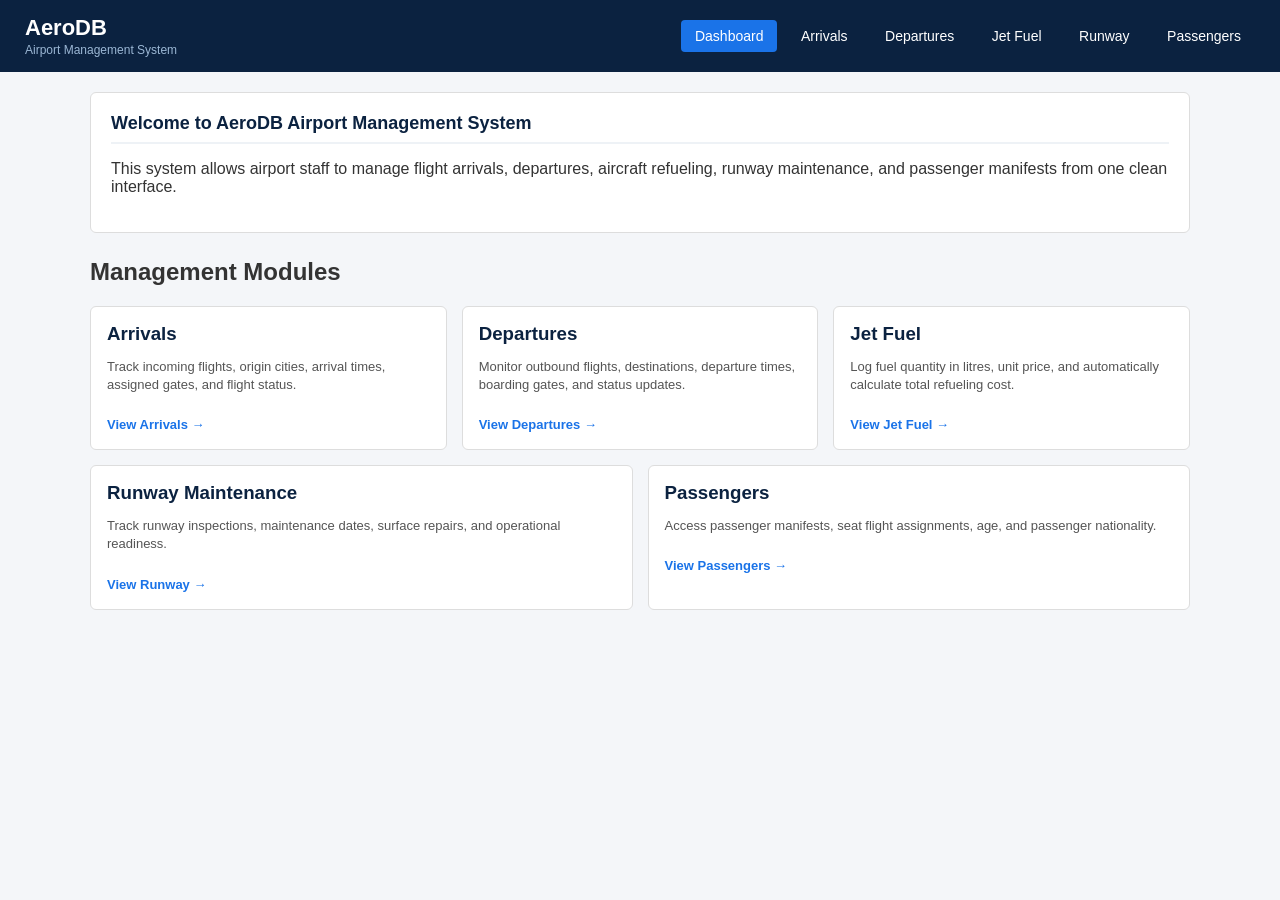
<file: index.html>
<!DOCTYPE html>
<html lang="en">
<head>
    <meta charset="UTF-8">
    <meta name="viewport" content="width=device-width, initial-scale=1.0">
    <title>AeroDB - Airport Management System</title>
    <link rel="stylesheet" href="style.css">
</head>
<body>

    <header>
        <div class="logo-area">
            <h1>AeroDB</h1>
            <p>Airport Management System</p>
        </div>
        <nav>
            <a href="index.html" class="active">Dashboard</a>
            <a href="arrivals.html">Arrivals</a>
            <a href="departures.html">Departures</a>
            <a href="jetfuel.html">Jet Fuel</a>
            <a href="maintenance.html">Runway</a>
            <a href="passengers.html">Passengers</a>
        </nav>
    </header>

    <main class="container">
        <section class="card">
            <h2>Welcome to AeroDB Airport Management System</h2>
            <p>This system allows airport staff to manage flight arrivals, departures, aircraft refueling, runway maintenance, and passenger manifests from one clean interface.</p>
        </section>

        <h2>Management Modules</h2>
        <div class="dashboard-grid">
            <div class="module-box">
                <h3>Arrivals</h3>
                <p>Track incoming flights, origin cities, arrival times, assigned gates, and flight status.</p>
                <a href="arrivals.html">View Arrivals &rarr;</a>
            </div>

            <div class="module-box">
                <h3>Departures</h3>
                <p>Monitor outbound flights, destinations, departure times, boarding gates, and status updates.</p>
                <a href="departures.html">View Departures &rarr;</a>
            </div>

            <div class="module-box">
                <h3>Jet Fuel</h3>
                <p>Log fuel quantity in litres, unit price, and automatically calculate total refueling cost.</p>
                <a href="jetfuel.html">View Jet Fuel &rarr;</a>
            </div>

            <div class="module-box">
                <h3>Runway Maintenance</h3>
                <p>Track runway inspections, maintenance dates, surface repairs, and operational readiness.</p>
                <a href="maintenance.html">View Runway &rarr;</a>
            </div>

            <div class="module-box">
                <h3>Passengers</h3>
                <p>Access passenger manifests, seat flight assignments, age, and passenger nationality.</p>
                <a href="passengers.html">View Passengers &rarr;</a>
            </div>
        </div>
    </main>

    <script src="script.js"></script>
</body>
</html>
</file>
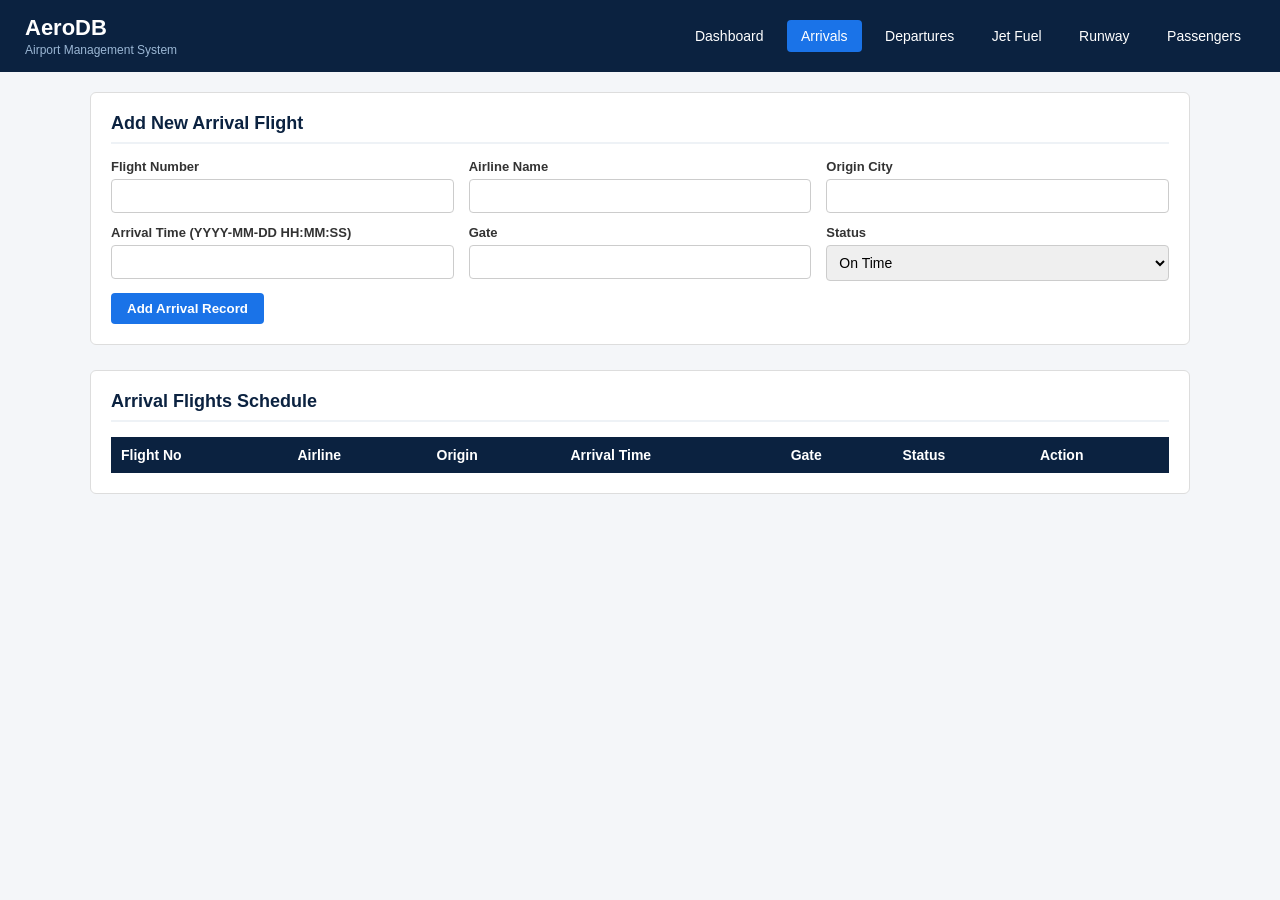
<file: arrivals.html>
<!DOCTYPE html>
<html lang="en">
<head>
    <meta charset="UTF-8">
    <meta name="viewport" content="width=device-width, initial-scale=1.0">
    <title>Arrivals - AeroDB</title>
    <link rel="stylesheet" href="style.css">
</head>
<body>

    <header>
        <div class="logo-area">
            <h1>AeroDB</h1>
            <p>Airport Management System</p>
        </div>
        <nav>
            <a href="index.html">Dashboard</a>
            <a href="arrivals.html" class="active">Arrivals</a>
            <a href="departures.html">Departures</a>
            <a href="jetfuel.html">Jet Fuel</a>
            <a href="maintenance.html">Runway</a>
            <a href="passengers.html">Passengers</a>
        </nav>
    </header>

    <main class="container">
        <section class="card">
            <h2>Add New Arrival Flight</h2>
            <form id="arrivals-form">
                <div class="form-row">
                    <div class="form-group">
                        <label for="arr-flight-no">Flight Number</label>
                        <input type="text" id="arr-flight-no" name="flight_no" required>
                    </div>

                    <div class="form-group">
                        <label for="arr-airline">Airline Name</label>
                        <input type="text" id="arr-airline" name="airlines" required>
                    </div>

                    <div class="form-group">
                        <label for="arr-origin">Origin City</label>
                        <input type="text" id="arr-origin" name="origin" required>
                    </div>
                </div>

                <div class="form-row">
                    <div class="form-group">
                        <label for="arr-time">Arrival Time (YYYY-MM-DD HH:MM:SS)</label>
                        <input type="text" id="arr-time" name="a_time" required>
                    </div>

                    <div class="form-group">
                        <label for="arr-gate">Gate</label>
                        <input type="text" id="arr-gate" name="gate" required>
                    </div>

                    <div class="form-group">
                        <label for="arr-status">Status</label>
                        <select id="arr-status" name="status">
                            <option value="On Time">On Time</option>
                            <option value="Delayed">Delayed</option>
                            <option value="Landed">Landed</option>
                        </select>
                    </div>
                </div>

                <button type="submit" class="btn-primary">Add Arrival Record</button>
            </form>
        </section>

        <section class="card">
            <h2>Arrival Flights Schedule</h2>
            <table id="arrivals-table">
                <thead>
                    <tr>
                        <th>Flight No</th>
                        <th>Airline</th>
                        <th>Origin</th>
                        <th>Arrival Time</th>
                        <th>Gate</th>
                        <th>Status</th>
                        <th>Action</th>
                    </tr>
                </thead>
                <tbody>
                </tbody>
            </table>
        </section>
    </main>

    <script src="script.js"></script>
</body>
</html>
</file>
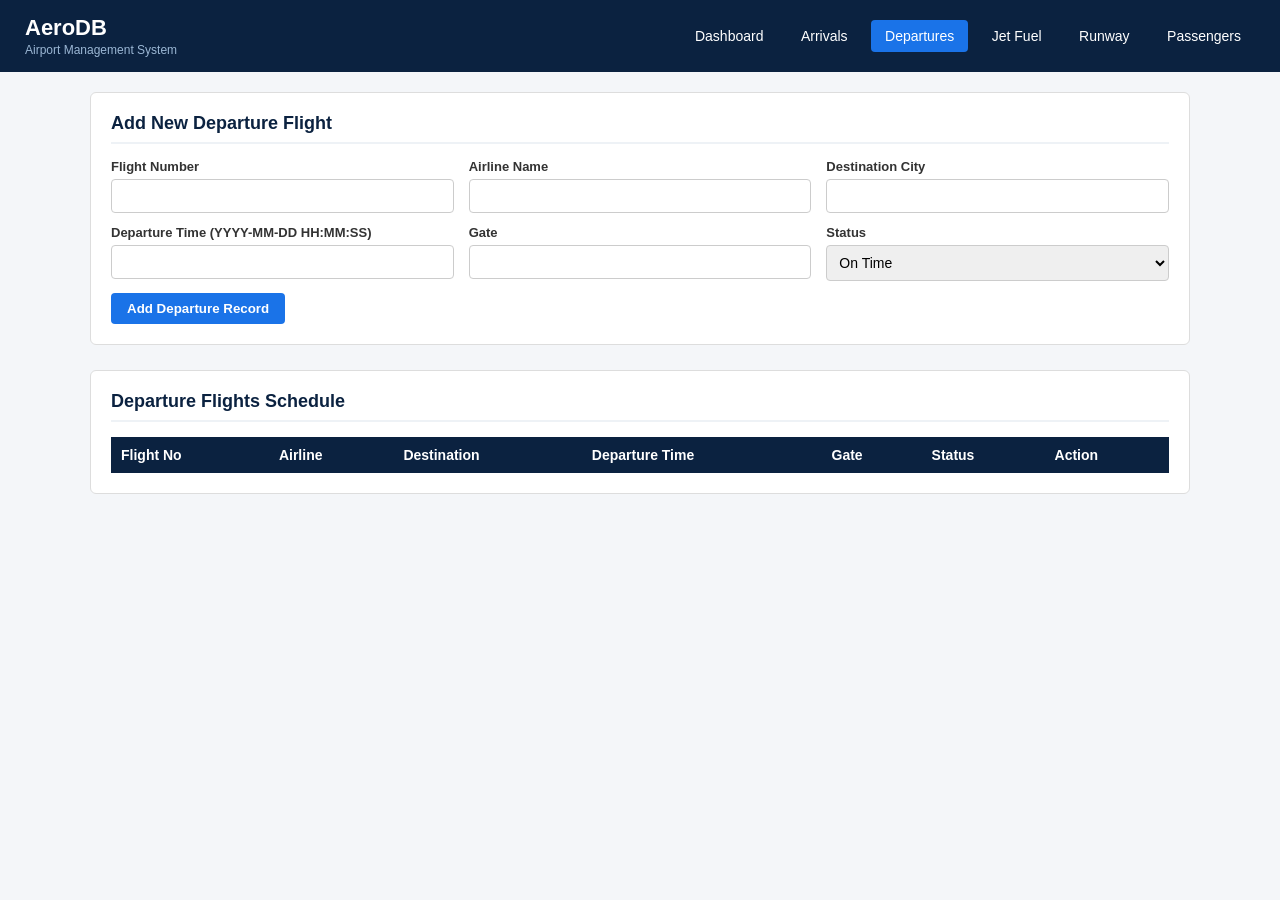
<file: departures.html>
<!DOCTYPE html>
<html lang="en">
<head>
    <meta charset="UTF-8">
    <meta name="viewport" content="width=device-width, initial-scale=1.0">
    <title>Departures - AeroDB</title>
    <link rel="stylesheet" href="style.css">
</head>
<body>

    <header>
        <div class="logo-area">
            <h1>AeroDB</h1>
            <p>Airport Management System</p>
        </div>
        <nav>
            <a href="index.html">Dashboard</a>
            <a href="arrivals.html">Arrivals</a>
            <a href="departures.html" class="active">Departures</a>
            <a href="jetfuel.html">Jet Fuel</a>
            <a href="maintenance.html">Runway</a>
            <a href="passengers.html">Passengers</a>
        </nav>
    </header>

    <main class="container">
        <section class="card">
            <h2>Add New Departure Flight</h2>
            <form id="departures-form">
                <div class="form-row">
                    <div class="form-group">
                        <label for="dep-flight-no">Flight Number</label>
                        <input type="text" id="dep-flight-no" name="flight_no" required>
                    </div>

                    <div class="form-group">
                        <label for="dep-airline">Airline Name</label>
                        <input type="text" id="dep-airline" name="airlines" required>
                    </div>

                    <div class="form-group">
                        <label for="dep-destination">Destination City</label>
                        <input type="text" id="dep-destination" name="destination" required>
                    </div>
                </div>

                <div class="form-row">
                    <div class="form-group">
                        <label for="dep-time">Departure Time (YYYY-MM-DD HH:MM:SS)</label>
                        <input type="text" id="dep-time" name="d_time" required>
                    </div>

                    <div class="form-group">
                        <label for="dep-gate">Gate</label>
                        <input type="text" id="dep-gate" name="gate" required>
                    </div>

                    <div class="form-group">
                        <label for="dep-status">Status</label>
                        <select id="dep-status" name="status">
                            <option value="On Time">On Time</option>
                            <option value="Boarding">Boarding</option>
                            <option value="Delayed">Delayed</option>
                            <option value="Departed">Departed</option>
                        </select>
                    </div>
                </div>

                <button type="submit" class="btn-primary">Add Departure Record</button>
            </form>
        </section>

        <section class="card">
            <h2>Departure Flights Schedule</h2>
            <table id="departures-table">
                <thead>
                    <tr>
                        <th>Flight No</th>
                        <th>Airline</th>
                        <th>Destination</th>
                        <th>Departure Time</th>
                        <th>Gate</th>
                        <th>Status</th>
                        <th>Action</th>
                    </tr>
                </thead>
                <tbody>
                </tbody>
            </table>
        </section>
    </main>

    <script src="script.js"></script>
</body>
</html>
</file>
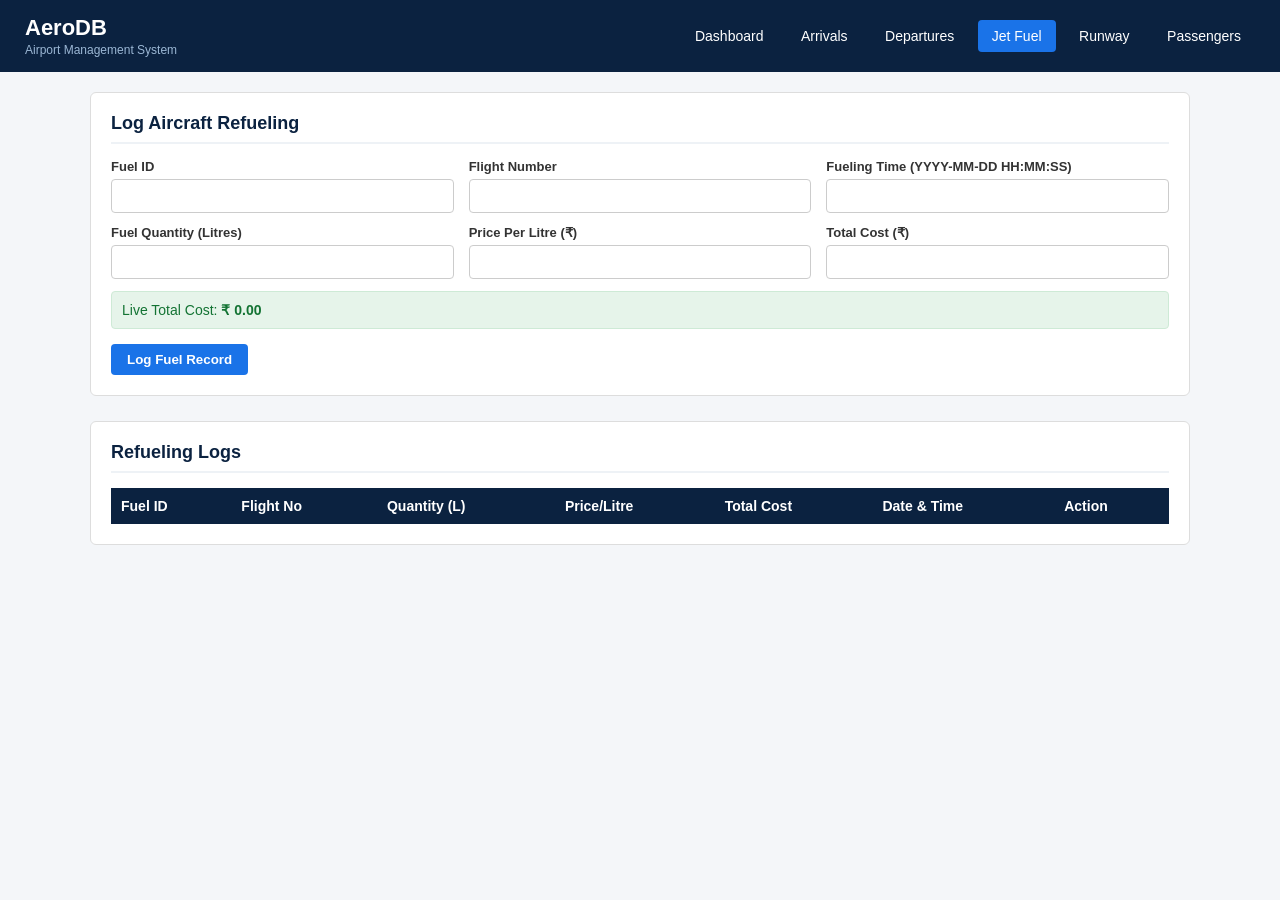
<file: jetfuel.html>
<!DOCTYPE html>
<html lang="en">
<head>
    <meta charset="UTF-8">
    <meta name="viewport" content="width=device-width, initial-scale=1.0">
    <title>Jet Fuel - AeroDB</title>
    <link rel="stylesheet" href="style.css">
</head>
<body>

    <header>
        <div class="logo-area">
            <h1>AeroDB</h1>
            <p>Airport Management System</p>
        </div>
        <nav>
            <a href="index.html">Dashboard</a>
            <a href="arrivals.html">Arrivals</a>
            <a href="departures.html">Departures</a>
            <a href="jetfuel.html" class="active">Jet Fuel</a>
            <a href="maintenance.html">Runway</a>
            <a href="passengers.html">Passengers</a>
        </nav>
    </header>

    <main class="container">
        <section class="card">
            <h2>Log Aircraft Refueling</h2>
            <form id="jetfuel-form">
                <div class="form-row">
                    <div class="form-group">
                        <label for="fuel-id">Fuel ID</label>
                        <input type="text" id="fuel-id" required>
                    </div>

                    <div class="form-group">
                        <label for="fuel-flight-no">Flight Number</label>
                        <input type="text" id="fuel-flight-no" name="flight_no" required>
                    </div>

                    <div class="form-group">
                        <label for="fuel-date">Fueling Time (YYYY-MM-DD HH:MM:SS)</label>
                        <input type="text" id="fuel-date" name="fueling_time" required>
                    </div>
                </div>

                <div class="form-row">
                    <div class="form-group">
                        <label for="fuel-qty">Fuel Quantity (Litres)</label>
                        <input type="number" id="fuel-qty" name="fuel_quantity" min="1" required>
                    </div>

                    <div class="form-group">
                        <label for="fuel-price">Price Per Litre (₹)</label>
                        <input type="number" id="fuel-price" name="price" step="0.01" min="0.01" required>
                    </div>

                    <div class="form-group">
                        <label for="fuel-total">Total Cost (₹)</label>
                        <input type="text" id="fuel-total" name="total" readonly>
                    </div>
                </div>

                <div class="calc-box">
                    Live Total Cost: <strong id="fuel-calc-preview">₹ 0.00</strong>
                </div>

                <button type="submit" class="btn-primary">Log Fuel Record</button>
            </form>
        </section>

        <section class="card">
            <h2>Refueling Logs</h2>
            <table id="jetfuel-table">
                <thead>
                    <tr>
                        <th>Fuel ID</th>
                        <th>Flight No</th>
                        <th>Quantity (L)</th>
                        <th>Price/Litre</th>
                        <th>Total Cost</th>
                        <th>Date &amp; Time</th>
                        <th>Action</th>
                    </tr>
                </thead>
                <tbody>
                </tbody>
            </table>
        </section>
    </main>

    <script src="script.js"></script>
</body>
</html>
</file>
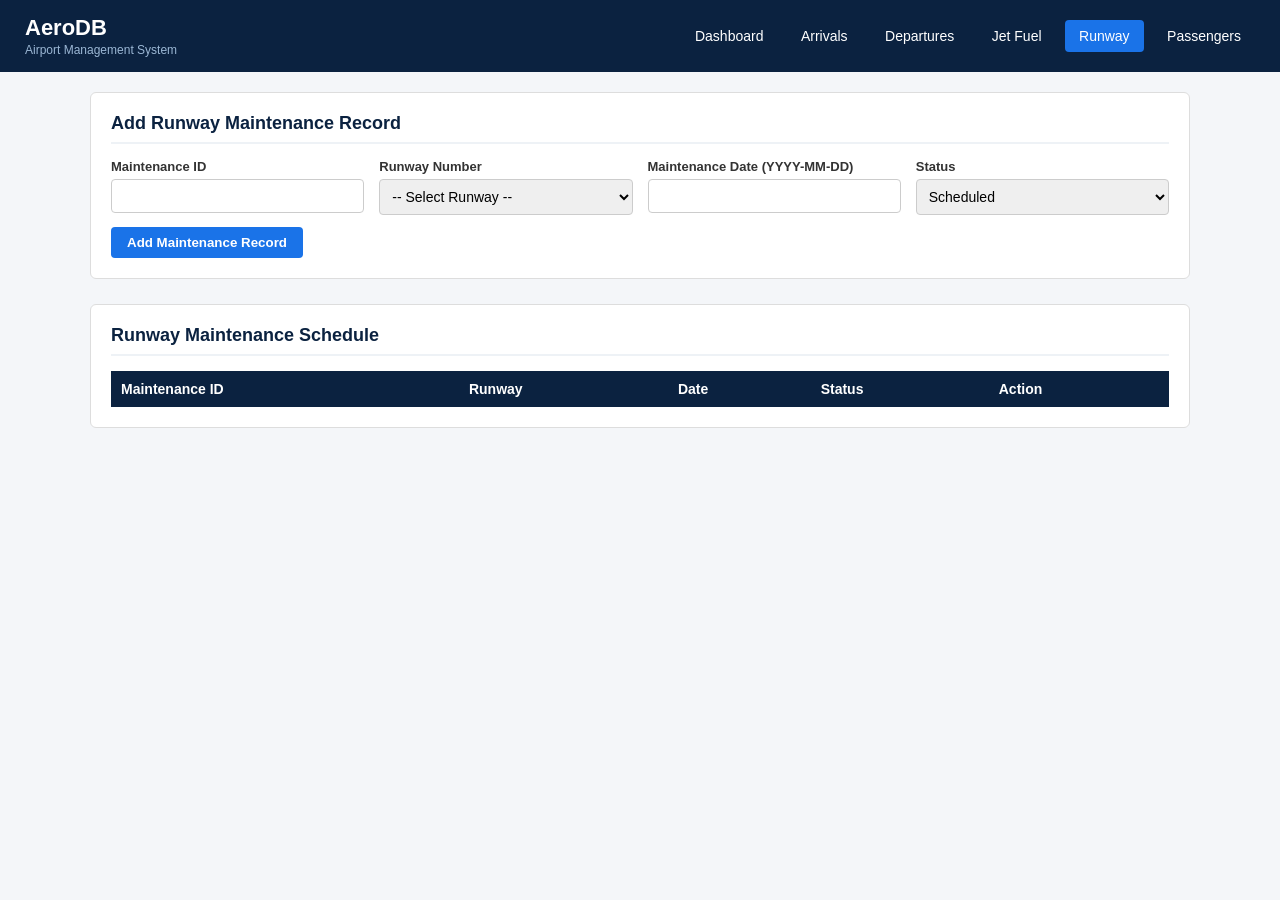
<file: maintenance.html>
<!DOCTYPE html>
<html lang="en">
<head>
    <meta charset="UTF-8">
    <meta name="viewport" content="width=device-width, initial-scale=1.0">
    <title>Runway Maintenance - AeroDB</title>
    <link rel="stylesheet" href="style.css">
</head>
<body>

    <header>
        <div class="logo-area">
            <h1>AeroDB</h1>
            <p>Airport Management System</p>
        </div>
        <nav>
            <a href="index.html">Dashboard</a>
            <a href="arrivals.html">Arrivals</a>
            <a href="departures.html">Departures</a>
            <a href="jetfuel.html">Jet Fuel</a>
            <a href="maintenance.html" class="active">Runway</a>
            <a href="passengers.html">Passengers</a>
        </nav>
    </header>

    <main class="container">
        <section class="card">
            <h2>Add Runway Maintenance Record</h2>
            <form id="maintenance-form">
                <div class="form-row">
                    <div class="form-group">
                        <label for="maint-id">Maintenance ID</label>
                        <input type="text" id="maint-id" name="maint_id" required>
                    </div>

                    <div class="form-group">
                        <label for="maint-runway">Runway Number</label>
                        <select id="maint-runway" name="runway_no" required>
                            <option value="">-- Select Runway --</option>
                            <option value="RWY 09L/27R">RWY 09L/27R (Main)</option>
                            <option value="RWY 09R/27L">RWY 09R/27L (Parallel)</option>
                            <option value="RWY 18/36">RWY 18/36 (Crosswind)</option>
                        </select>
                    </div>

                    <div class="form-group">
                        <label for="maint-date">Maintenance Date (YYYY-MM-DD)</label>
                        <input type="text" id="maint-date" name="maint_date" required>
                    </div>

                    <div class="form-group">
                        <label for="maint-status">Status</label>
                        <select id="maint-status" name="status">
                            <option value="Scheduled">Scheduled</option>
                            <option value="In Progress">In Progress</option>
                            <option value="Completed">Completed</option>
                        </select>
                    </div>
                </div>

                <button type="submit" class="btn-primary">Add Maintenance Record</button>
            </form>
        </section>

        <section class="card">
            <h2>Runway Maintenance Schedule</h2>
            <table id="maintenance-table">
                <thead>
                    <tr>
                        <th>Maintenance ID</th>
                        <th>Runway</th>
                        <th>Date</th>
                        <th>Status</th>
                        <th>Action</th>
                    </tr>
                </thead>
                <tbody>
                </tbody>
            </table>
        </section>
    </main>

    <script src="script.js"></script>
</body>
</html>
</file>
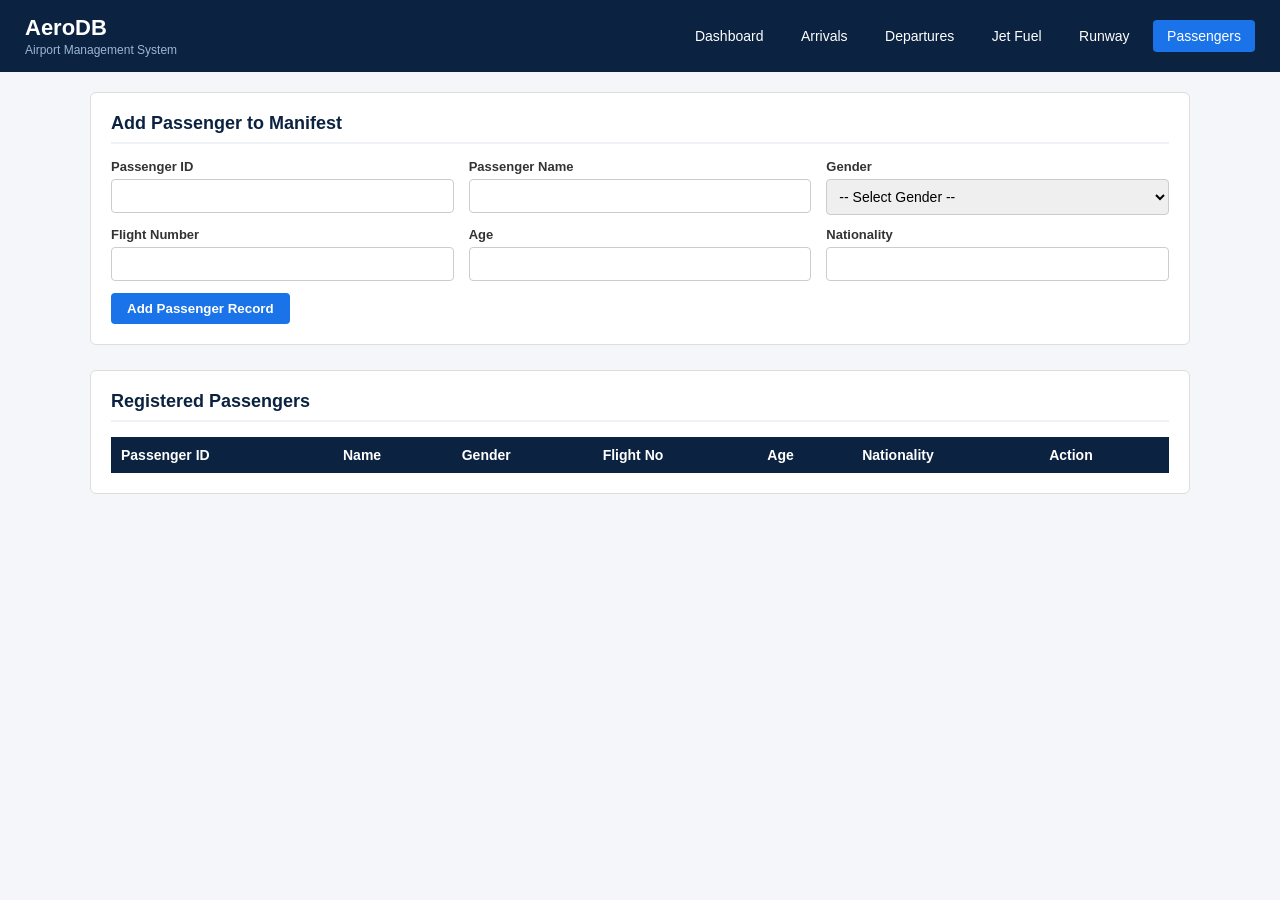
<file: passengers.html>
<!DOCTYPE html>
<html lang="en">
<head>
    <meta charset="UTF-8">
    <meta name="viewport" content="width=device-width, initial-scale=1.0">
    <title>Passengers - AeroDB</title>
    <link rel="stylesheet" href="style.css">
</head>
<body>

    <header>
        <div class="logo-area">
            <h1>AeroDB</h1>
            <p>Airport Management System</p>
        </div>
        <nav>
            <a href="index.html">Dashboard</a>
            <a href="arrivals.html">Arrivals</a>
            <a href="departures.html">Departures</a>
            <a href="jetfuel.html">Jet Fuel</a>
            <a href="maintenance.html">Runway</a>
            <a href="passengers.html" class="active">Passengers</a>
        </nav>
    </header>

    <main class="container">
        <section class="card">
            <h2>Add Passenger to Manifest</h2>
            <form id="passengers-form">
                <div class="form-row">
                    <div class="form-group">
                        <label for="pax-id">Passenger ID</label>
                        <input type="text" id="pax-id" name="p_id" required>
                    </div>

                    <div class="form-group">
                        <label for="pax-name">Passenger Name</label>
                        <input type="text" id="pax-name" name="p_name" required>
                    </div>

                    <div class="form-group">
                        <label for="pax-gender">Gender</label>
                        <select id="pax-gender" name="p_gender" required>
                            <option value="">-- Select Gender --</option>
                            <option value="Male">Male</option>
                            <option value="Female">Female</option>
                            <option value="Other">Other</option>
                        </select>
                    </div>
                </div>

                <div class="form-row">
                    <div class="form-group">
                        <label for="pax-flight">Flight Number</label>
                        <input type="text" id="pax-flight" name="p_flight_no" required>
                    </div>

                    <div class="form-group">
                        <label for="pax-age">Age</label>
                        <input type="number" id="pax-age" name="p_age" min="1" max="120" required>
                    </div>

                    <div class="form-group">
                        <label for="pax-nationality">Nationality</label>
                        <input type="text" id="pax-nationality" name="p_nationality" required>
                    </div>
                </div>

                <button type="submit" class="btn-primary">Add Passenger Record</button>
            </form>
        </section>

        <section class="card">
            <h2>Registered Passengers</h2>
            <table id="passengers-table">
                <thead>
                    <tr>
                        <th>Passenger ID</th>
                        <th>Name</th>
                        <th>Gender</th>
                        <th>Flight No</th>
                        <th>Age</th>
                        <th>Nationality</th>
                        <th>Action</th>
                    </tr>
                </thead>
                <tbody>
                </tbody>
            </table>
        </section>
    </main>

    <script src="script.js"></script>
</body>
</html>
</file>
<file: style.css>
body {
    font-family: Arial, sans-serif;
    background-color: #f4f6f9;
    color: #333333;
    margin: 0;
}

header, th {
    background-color: #0b2240;
    color: #ffffff;
}

header {
    padding: 15px 25px;
    display: flex;
    justify-content: space-between;
    align-items: center;
    flex-wrap: wrap;
}

.logo-area h1 { margin: 0; font-size: 22px; }
.logo-area p { margin: 2px 0 0; font-size: 12px; color: #9bb7d4; }

nav a {
    color: #ffffff;
    text-decoration: none;
    padding: 8px 14px;
    margin-left: 5px;
    border-radius: 4px;
    font-size: 14px;
}

nav a:hover,
nav a.active {
    background-color: #1a73e8;
}

.container {
    max-width: 1100px;
    margin: 20px auto;
    padding: 0 15px;
}

.card, .module-box {
    background-color: #ffffff;
    border: 1px solid #dddddd;
    border-radius: 6px;
}

.card {
    padding: 20px;
    margin-bottom: 25px;
}

.card h2, .module-box h3 {
    margin-top: 0;
    color: #0b2240;
}

.card h2 {
    border-bottom: 2px solid #eef2f6;
    padding-bottom: 8px;
    font-size: 18px;
}

.dashboard-grid, .form-row {
    display: flex;
    flex-wrap: wrap;
    gap: 15px;
}

.module-box {
    flex: 1 1 calc(33.33% - 15px);
    padding: 16px;
    box-sizing: border-box;
}

.module-box h3 { margin-bottom: 8px; }
.module-box p { font-size: 13px; color: #555555; line-height: 1.4; }
.module-box a { display: inline-block; margin-top: 10px; color: #1a73e8; text-decoration: none; font-weight: bold; font-size: 13px; }

.form-row { margin-bottom: 12px; }

.form-group {
    flex: 1 1 200px;
    display: flex;
    flex-direction: column;
}

.form-group label {
    font-size: 13px;
    font-weight: bold;
    margin-bottom: 5px;
}

.form-group input,
.form-group select {
    padding: 8px;
    border: 1px solid #cccccc;
    border-radius: 4px;
    font-size: 14px;
    box-sizing: border-box;
}

.calc-box {
    background-color: #e6f4ea;
    border: 1px solid #ceead6;
    color: #137333;
    padding: 10px;
    border-radius: 4px;
    margin-bottom: 15px;
    font-size: 14px;
}

.btn-primary, .btn-delete {
    border-radius: 4px;
    cursor: pointer;
}

.btn-primary {
    background-color: #1a73e8;
    color: #ffffff;
    border: none;
    padding: 8px 16px;
    font-weight: bold;
}

.btn-primary:hover { background-color: #1557b0; }

.btn-delete {
    background-color: #fce8e6;
    color: #c5221f;
    border: 1px solid #fad2cf;
    padding: 4px 8px;
    font-size: 12px;
}

.btn-delete:hover { background-color: #c5221f; color: #ffffff; }

table {
    width: 100%;
    border-collapse: collapse;
    margin-top: 10px;
    font-size: 14px;
}

th, td {
    padding: 10px;
    text-align: left;
}

td { border-bottom: 1px solid #dddddd; }
tr:nth-child(even) { background-color: #f9f9f9; }

.badge {
    padding: 3px 8px;
    border-radius: 12px;
    font-size: 12px;
    font-weight: bold;
}

.badge-green { background-color: #d4edda; color: #155724; }
.badge-yellow { background-color: #fff3cd; color: #856404; }
.badge-blue { background-color: #d1ecf1; color: #0c5460; }
.badge-grey { background-color: #e2e3e5; color: #383d41; }

@media (max-width: 768px) {
    header { flex-direction: column; align-items: flex-start; gap: 10px; }
    nav a { display: inline-block; margin: 3px 2px; }
    .module-box, .form-group { flex: 1 1 100%; }
}
</file>
